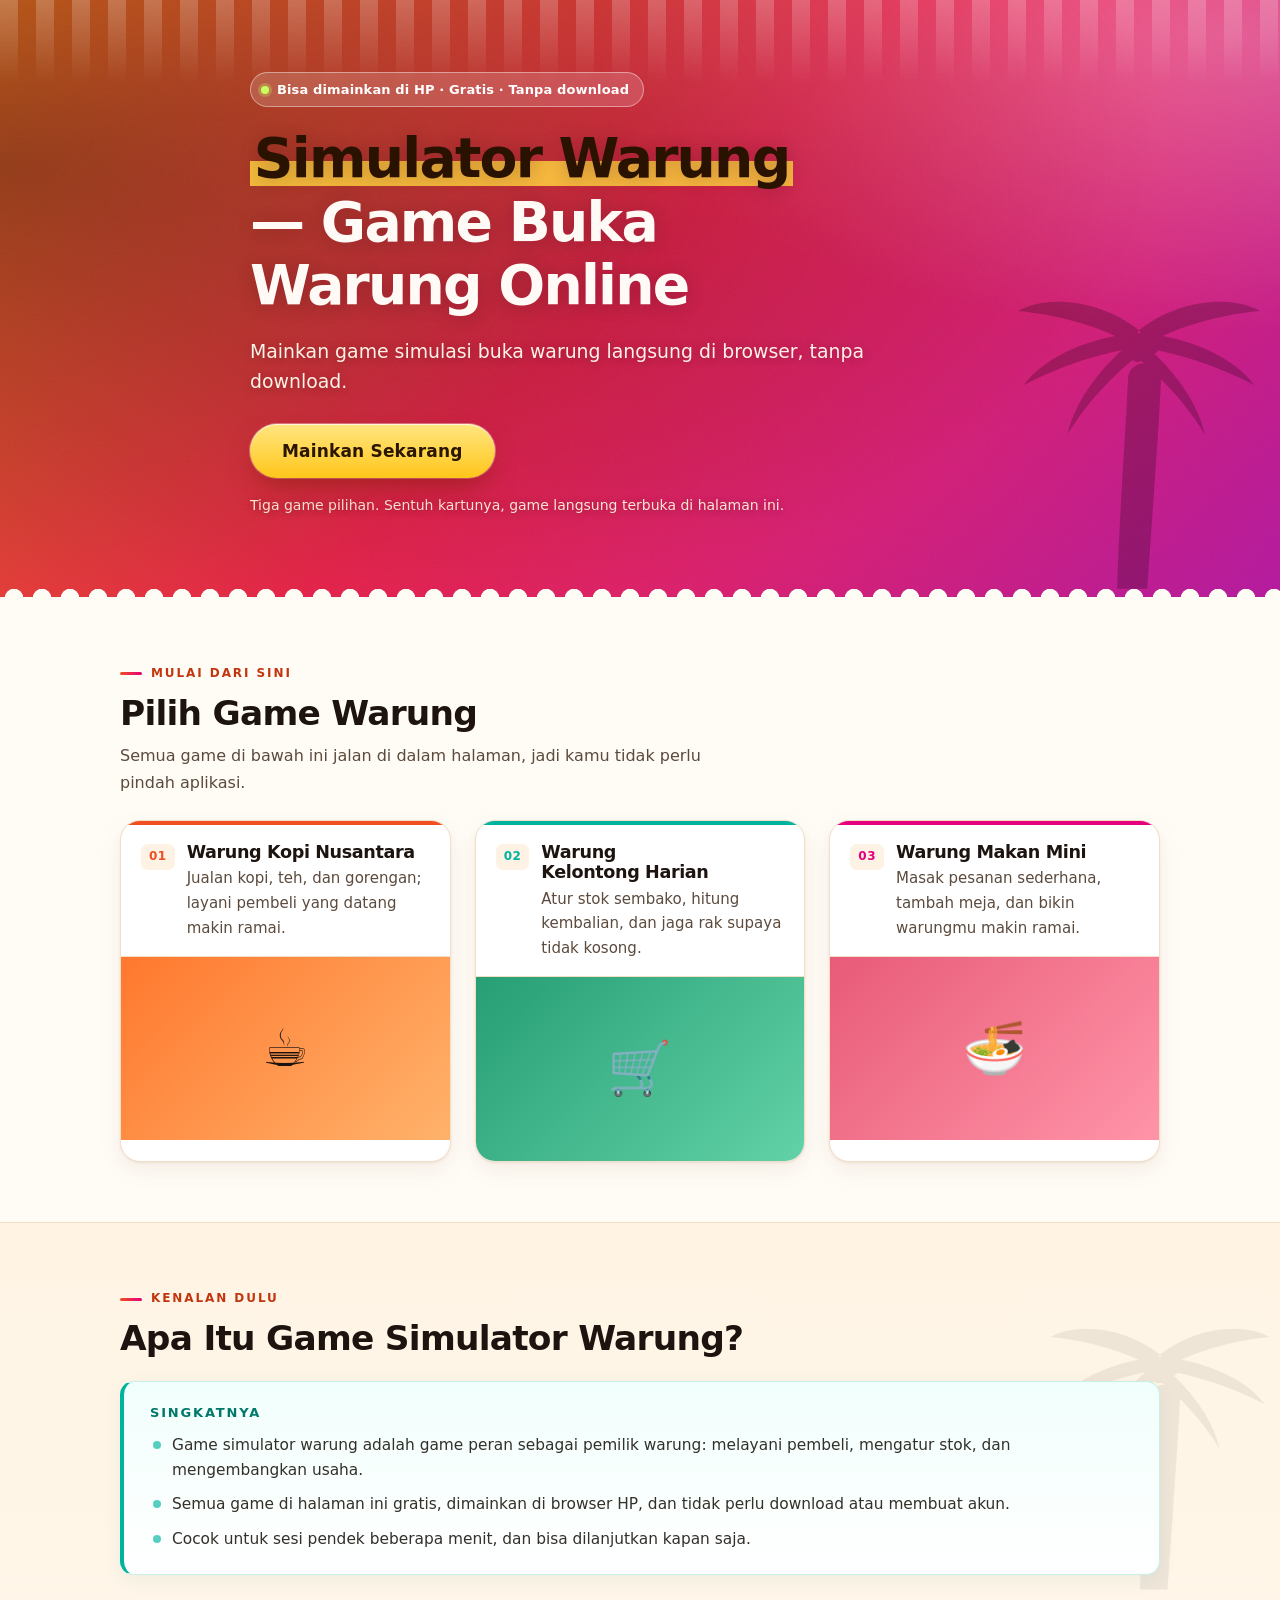
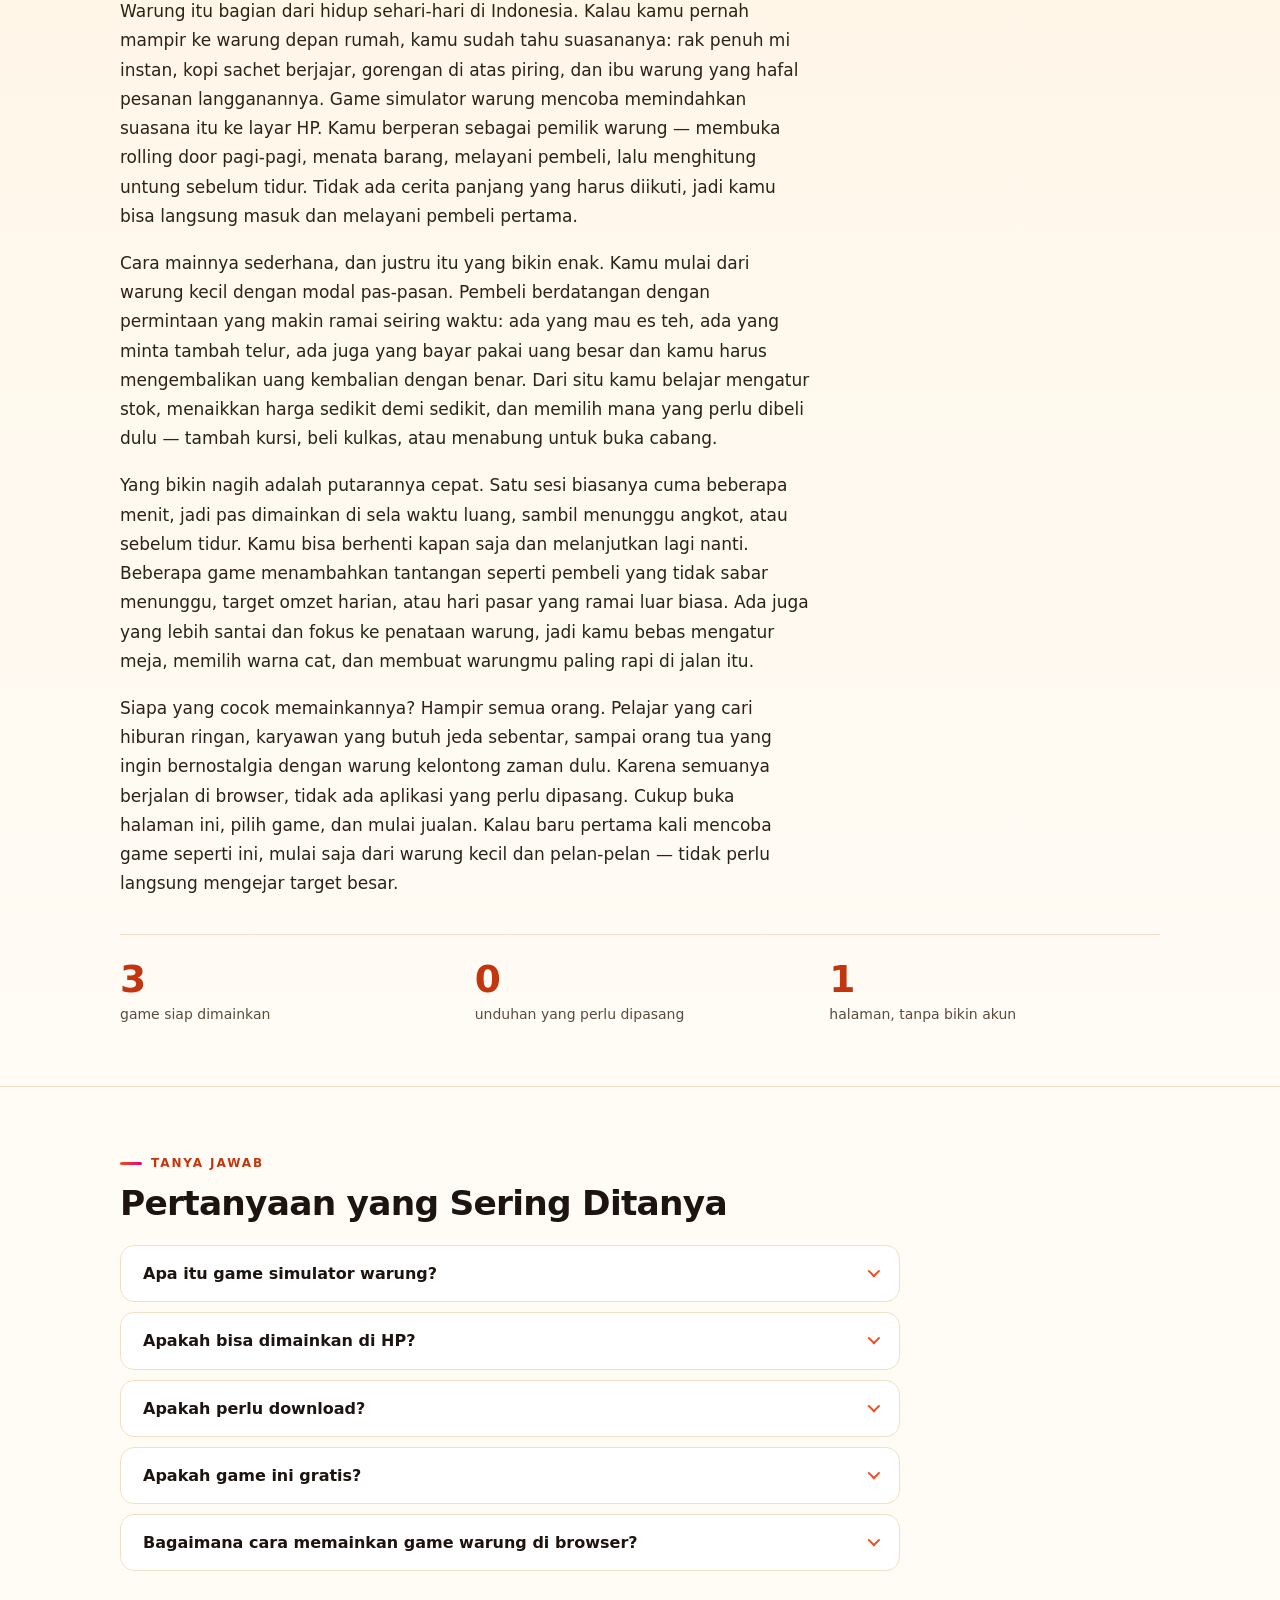
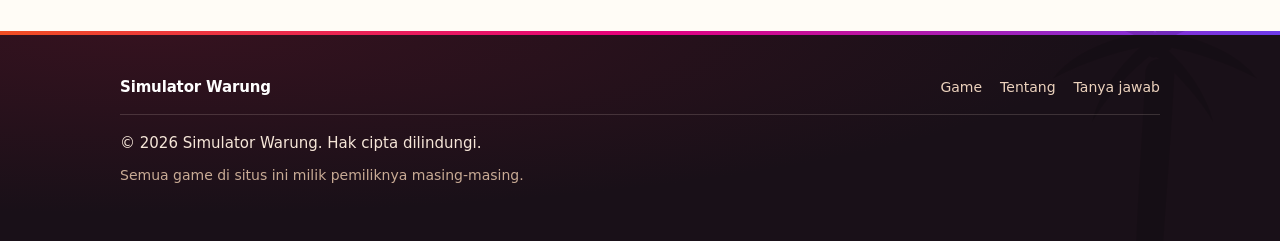
<file: index.html>
<!DOCTYPE html>
<html lang="id">
<head>
<meta charset="utf-8">
<link rel="canonical" href="https://warungsimulator.com/">
<meta name="viewport" content="width=device-width, initial-scale=1">
<title>Simulator Warung - Mainkan Game Buka Warung Online Gratis</title>
<meta name="description" content="Kumpulan warung simulator dan game warung online gratis. Mainkan langsung di browser HP, tanpa download. Pilih game dan mulai jualan.">
<meta name="robots" content="index, follow, max-image-preview:large">
<meta name="theme-color" content="#f04e23">

<!-- ▼ GANTI: domain — 把下面所有 warungsimulator.com 换成你的真实域名（含本文件 canonical / og / JSON-LD） -->
<meta property="og:type" content="website">
<meta property="og:site_name" content="Simulator Warung">
<meta property="og:locale" content="id_ID">
<meta property="og:title" content="Simulator Warung - Mainkan Game Buka Warung Online Gratis">
<meta property="og:description" content="Kumpulan warung simulator dan game warung online gratis. Mainkan langsung di browser HP, tanpa download.">
<meta property="og:url" content="https://warungsimulator.com/">
<meta property="og:image" content="https://warungsimulator.com/og-image.png">
<meta property="og:image:width" content="1200">
<meta property="og:image:height" content="630">
<meta property="og:image:alt" content="Ilustrasi warung kecil dengan tulisan Simulator Warung">
<meta name="twitter:card" content="summary_large_image">
<meta name="twitter:title" content="Simulator Warung - Mainkan Game Buka Warung Online Gratis">
<meta name="twitter:description" content="Kumpulan warung simulator dan game warung online gratis. Mainkan langsung di browser HP, tanpa download.">
<meta name="twitter:image" content="https://warungsimulator.com/og-image.png">

<link rel="icon" href="data:image/svg+xml,%3Csvg xmlns='http://www.w3.org/2000/svg' viewBox='0 0 32 32'%3E%3Crect width='32' height='32' rx='8' fill='%23b93211'/%3E%3Cpath d='M8 13h16l-2 11H10L8 13Z' fill='%23fff6ec'/%3E%3Cpath d='M6 13h20' stroke='%23fff6ec' stroke-width='2.5' stroke-linecap='round'/%3E%3C/svg%3E">
<link rel="stylesheet" href="style.css">

<script type="application/ld+json">
{
  "@context": "https://schema.org",
  "@graph": [
    {
      "@type": "WebSite",
      "@id": "https://warungsimulator.com/#website",
      "url": "https://warungsimulator.com/",
      "name": "Simulator Warung",
      "inLanguage": "id",
      "description": "Kumpulan game simulasi buka warung yang bisa dimainkan langsung di browser HP, gratis dan tanpa download."
    },
    {
      "@type": "WebPage",
      "@id": "https://warungsimulator.com/#halaman",
      "url": "https://warungsimulator.com/",
      "name": "Simulator Warung - Mainkan Game Buka Warung Online Gratis",
      "inLanguage": "id",
      "isPartOf": { "@id": "https://warungsimulator.com/#website" },
      "datePublished": "2026-11-15",
      "dateModified": "2026-11-15",
      "about": {
        "@type": "Thing",
        "name": "Game simulasi warung"
      },
      "publisher": {
        "@type": "Organization",
        "name": "Simulator Warung",
        "url": "https://warungsimulator.com/"
      }
    },
    {
      "@type": "ItemList",
      "@id": "https://warungsimulator.com/#daftar-game",
      "name": "Pilih Game Warung",
      "itemListOrder": "https://schema.org/ItemListOrderAscending",
      "numberOfItems": 3,
      "itemListElement": [
        {
          "@type": "ListItem",
          "position": 1,
          "item": {
            "@type": "VideoGame",
            "name": "Warung Kopi Nusantara",
            "description": "Jualan kopi, teh, dan gorengan; layani pembeli yang datang makin ramai.",
            "inLanguage": "id",
            "applicationCategory": "Game",
            "operatingSystem": "Browser"
          }
        },
        {
          "@type": "ListItem",
          "position": 2,
          "item": {
            "@type": "VideoGame",
            "name": "Warung Kelontong Harian",
            "description": "Atur stok sembako, hitung kembalian, dan jaga rak supaya tidak kosong.",
            "inLanguage": "id",
            "applicationCategory": "Game",
            "operatingSystem": "Browser"
          }
        },
        {
          "@type": "ListItem",
          "position": 3,
          "item": {
            "@type": "VideoGame",
            "name": "Warung Makan Mini",
            "description": "Masak pesanan sederhana, tambah meja, dan bikin warungmu makin ramai.",
            "inLanguage": "id",
            "applicationCategory": "Game",
            "operatingSystem": "Browser"
          }
        }
      ]
    },
    {
      "@type": "FAQPage",
      "@id": "https://warungsimulator.com/#faq",
      "inLanguage": "id",
      "mainEntity": [
        {
          "@type": "Question",
          "name": "Apa itu game simulator warung?",
          "acceptedAnswer": {
            "@type": "Answer",
            "text": "Game simulator warung adalah game di mana kamu berperan sebagai pemilik warung. Tugasnya melayani pembeli, mengatur stok barang, dan mengembangkan usaha dari warung kecil sampai jadi besar. Semuanya dilakukan lewat layar, tanpa perlu pengalaman jualan sebelumnya."
          }
        },
        {
          "@type": "Question",
          "name": "Apakah bisa dimainkan di HP?",
          "acceptedAnswer": {
            "@type": "Answer",
            "text": "Bisa. Semua game di halaman ini dibuat untuk layar sentuh dan tampil rapi di ukuran layar HP biasa. Kalau ingin tampilan lebih lega, putar HP ke posisi mendatar, tapi posisi tegak juga tetap jalan."
          }
        },
        {
          "@type": "Question",
          "name": "Apakah perlu download?",
          "acceptedAnswer": {
            "@type": "Answer",
            "text": "Tidak perlu. Game langsung terbuka di browser begitu kamu membuka halaman ini. Jadi tidak ada file yang harus dipasang dan tidak memakan ruang penyimpanan HP."
          }
        },
        {
          "@type": "Question",
          "name": "Apakah game ini gratis?",
          "acceptedAnswer": {
            "@type": "Answer",
            "text": "Gratis, dan kamu tidak perlu membuat akun untuk mulai main. Sebagian game mungkin menampilkan iklan dari pengembangnya sendiri, tapi itu di luar kendali kami dan tidak menghilangkan fitur permainannya."
          }
        },
        {
          "@type": "Question",
          "name": "Bagaimana cara memainkan game warung di browser?",
          "acceptedAnswer": {
            "@type": "Answer",
            "text": "Pilih salah satu kartu game di bagian atas, lalu tunggu beberapa detik sampai gambarnya muncul. Setelah itu sentuh layar untuk melayani pembeli atau memilih menu. Kalau terasa lambat, tutup tab lain atau pindah ke jaringan yang lebih stabil."
          }
        }
      ]
    }
  ]
}
</script>
</head>

<body>
<svg class="deco-defs" aria-hidden="true" focusable="false" width="0" height="0">
  <symbol id="palm" viewBox="0 0 240 280">
    <path d="M104 274c2-58 6-110 8-152 0-7 5-12 12-12s12 5 12 12c-2 42-6 94-10 152z"/>
    <path d="M120 86c28-22 66-26 88-14-24 2-58 10-82 24z"/>
    <path d="M120 88c32 2 68 16 84 38-26-14-58-24-84-28z"/>
    <path d="M118 92c24 18 44 44 50 70-14-24-36-46-52-58z"/>
    <path d="M118 92c-24 18-44 44-50 70 14-24 36-46 52-58z"/>
    <path d="M120 88c-32 2-68 16-84 38 26-14 58-24 84-28z"/>
    <path d="M120 86c-28-22-66-26-88-14 24 2 58 10 82 24z"/>
    <circle cx="110" cy="93" r="8"/>
    <circle cx="128" cy="97" r="7"/>
    <circle cx="119" cy="103" r="6"/>
  </symbol>
</svg>

<a class="skip" href="#game">Langsung ke daftar game</a>

<header class="hero">
  <div class="hero__glow" aria-hidden="true"></div>
  <svg class="deco deco--hero" aria-hidden="true" focusable="false" viewBox="0 0 240 280">
    <use href="#palm"></use>
  </svg>
  <div class="wrap hero__inner">
    <p class="hero__badge"><span class="hero__dot" aria-hidden="true"></span>Bisa dimainkan di HP · Gratis · Tanpa download</p>
    <h1 class="hero__title"><span class="hero__mark">Simulator Warung</span> — Game Buka Warung Online</h1>
    <p class="hero__sub">Mainkan game simulasi buka warung langsung di browser, tanpa download.</p>
    <p class="hero__cta">
      <a class="btn" href="#game">Mainkan Sekarang</a>
    </p>
    <p class="hero__note">Tiga game pilihan. Sentuh kartunya, game langsung terbuka di halaman ini.</p>
  </div>
  <div class="hero__awning" aria-hidden="true"></div>
</header>

<main>
  <section class="section" id="game" aria-labelledby="judul-game">
    <div class="wrap">
      <p class="kicker">Mulai dari sini</p>
      <h2 id="judul-game" class="section__title">Pilih Game Warung</h2>
      <p class="section__lead">Semua game di bawah ini jalan di dalam halaman, jadi kamu tidak perlu pindah aplikasi.</p>        
       <ul class="game-grid">
        <li class="card card--kopi" onclick="openGame()" style="cursor: pointer;">
          <!-- ▼ GANTI: nama + satu kalimat penjelasan game 1 -->
          <div class="card__head">
            <span class="card__no" aria-hidden="true">01</span>
            <div class="card__text">
              <h3 class="card__name">Warung Kopi Nusantara</h3>
              <p class="card__desc">Jualan kopi, teh, dan gorengan; layani pembeli yang datang makin ramai.</p>
            </div>
          </div>
          <div class="frame" style="background:linear-gradient(135deg,#ff782e,#ffb26b);display:flex;align-items:center;justify-content:center;font-size:52px;">
            ☕
          </div>
        </li>

        <li class="card card--kelontong" onclick="openGame()" style="cursor: pointer;">
          <!-- ▼ GANTI: nama + satu kalimat penjelasan game 2 -->
          <div class="card__head">
            <span class="card__no" aria-hidden="true">02</span>
            <div class="card__text">
              <h3 class="card__name">Warung Kelontong Harian</h3>
              <p class="card__desc">Atur stok sembako, hitung kembalian, dan jaga rak supaya tidak kosong.</p>
            </div>
          </div>
          <div class="frame" style="background:linear-gradient(135deg,#279e74,#62d2a8);display:flex;align-items:center;justify-content:center;font-size:52px;">
            🛒
          </div>
        </li>

        <li class="card card--makan" onclick="openGame()" style="cursor: pointer;">
          <!-- ▼ GANTI: nama + satu kalimat penjelasan game 3 -->
          <div class="card__head">
            <span class="card__no" aria-hidden="true">03</span>
            <div class="card__text">
              <h3 class="card__name">Warung Makan Mini</h3>
              <p class="card__desc">Masak pesanan sederhana, tambah meja, dan bikin warungmu makin ramai.</p>
            </div>
          </div>
          <div class="frame" style="background:linear-gradient(135deg,#e85b78,#ff94a8);display:flex;align-items:center;justify-content:center;font-size:52px;">
            🍜
          </div>
        </li>
      </ul>
    </div>
  </section>

  <section class="section section--alt" id="tentang" aria-labelledby="judul-tentang">
    <svg class="deco deco--about" aria-hidden="true" focusable="false" viewBox="0 0 240 280">
      <use href="#palm"></use>
    </svg>
    <div class="wrap">
      <p class="kicker">Kenalan dulu</p>
      <h2 id="judul-tentang" class="section__title">Apa Itu Game Simulator Warung?</h2>

      <aside class="summary" aria-labelledby="judul-ringkasan">
        <h3 id="judul-ringkasan" class="summary__title">Singkatnya</h3>
        <ul class="summary__list">
          <li>Game simulator warung adalah game peran sebagai pemilik warung: melayani pembeli, mengatur stok, dan mengembangkan usaha.</li>
          <li>Semua game di halaman ini gratis, dimainkan di browser HP, dan tidak perlu download atau membuat akun.</li>
          <li>Cocok untuk sesi pendek beberapa menit, dan bisa dilanjutkan kapan saja.</li>
        </ul>
      </aside>

      <div class="prose">
        <p>Warung itu bagian dari hidup sehari-hari di Indonesia. Kalau kamu pernah mampir ke warung depan rumah, kamu sudah tahu suasananya: rak penuh mi instan, kopi sachet berjajar, gorengan di atas piring, dan ibu warung yang hafal pesanan langganannya. Game simulator warung mencoba memindahkan suasana itu ke layar HP. Kamu berperan sebagai pemilik warung — membuka rolling door pagi-pagi, menata barang, melayani pembeli, lalu menghitung untung sebelum tidur. Tidak ada cerita panjang yang harus diikuti, jadi kamu bisa langsung masuk dan melayani pembeli pertama.</p>

        <p>Cara mainnya sederhana, dan justru itu yang bikin enak. Kamu mulai dari warung kecil dengan modal pas-pasan. Pembeli berdatangan dengan permintaan yang makin ramai seiring waktu: ada yang mau es teh, ada yang minta tambah telur, ada juga yang bayar pakai uang besar dan kamu harus mengembalikan uang kembalian dengan benar. Dari situ kamu belajar mengatur stok, menaikkan harga sedikit demi sedikit, dan memilih mana yang perlu dibeli dulu — tambah kursi, beli kulkas, atau menabung untuk buka cabang.</p>

        <p>Yang bikin nagih adalah putarannya cepat. Satu sesi biasanya cuma beberapa menit, jadi pas dimainkan di sela waktu luang, sambil menunggu angkot, atau sebelum tidur. Kamu bisa berhenti kapan saja dan melanjutkan lagi nanti. Beberapa game menambahkan tantangan seperti pembeli yang tidak sabar menunggu, target omzet harian, atau hari pasar yang ramai luar biasa. Ada juga yang lebih santai dan fokus ke penataan warung, jadi kamu bebas mengatur meja, memilih warna cat, dan membuat warungmu paling rapi di jalan itu.</p>

        <p>Siapa yang cocok memainkannya? Hampir semua orang. Pelajar yang cari hiburan ringan, karyawan yang butuh jeda sebentar, sampai orang tua yang ingin bernostalgia dengan warung kelontong zaman dulu. Karena semuanya berjalan di browser, tidak ada aplikasi yang perlu dipasang. Cukup buka halaman ini, pilih game, dan mulai jualan. Kalau baru pertama kali mencoba game seperti ini, mulai saja dari warung kecil dan pelan-pelan — tidak perlu langsung mengejar target besar.</p>
      </div>

      <ul class="stats" aria-label="Ringkasan isi situs">
        <li class="stat">
          <span class="stat__num">3</span>
          <span class="stat__label">game siap dimainkan</span>
        </li>
        <li class="stat">
          <span class="stat__num">0</span>
          <span class="stat__label">unduhan yang perlu dipasang</span>
        </li>
        <li class="stat">
          <span class="stat__num">1</span>
          <span class="stat__label">halaman, tanpa bikin akun</span>
        </li>
      </ul>
    </div>
  </section>

  <section class="section" id="faq" aria-labelledby="judul-faq">
    <div class="wrap">
      <p class="kicker">Tanya jawab</p>
      <h2 id="judul-faq" class="section__title">Pertanyaan yang Sering Ditanya</h2>

      <div class="faq">
        <details class="faq__item">
          <summary class="faq__q">Apa itu game simulator warung?</summary>
          <div class="faq__a">
            <p>Game simulator warung adalah game di mana kamu berperan sebagai pemilik warung. Tugasnya melayani pembeli, mengatur stok barang, dan mengembangkan usaha dari warung kecil sampai jadi besar. Semuanya dilakukan lewat layar, tanpa perlu pengalaman jualan sebelumnya.</p>
          </div>
        </details>

        <details class="faq__item">
          <summary class="faq__q">Apakah bisa dimainkan di HP?</summary>
          <div class="faq__a">
            <p>Bisa. Semua game di halaman ini dibuat untuk layar sentuh dan tampil rapi di ukuran layar HP biasa. Kalau ingin tampilan lebih lega, putar HP ke posisi mendatar, tapi posisi tegak juga tetap jalan.</p>
          </div>
        </details>

        <details class="faq__item">
          <summary class="faq__q">Apakah perlu download?</summary>
          <div class="faq__a">
            <p>Tidak perlu. Game langsung terbuka di browser begitu kamu membuka halaman ini. Jadi tidak ada file yang harus dipasang dan tidak memakan ruang penyimpanan HP.</p>
          </div>
        </details>

        <details class="faq__item">
          <summary class="faq__q">Apakah game ini gratis?</summary>
          <div class="faq__a">
            <p>Gratis, dan kamu tidak perlu membuat akun untuk mulai main. Sebagian game mungkin menampilkan iklan dari pengembangnya sendiri, tapi itu di luar kendali kami dan tidak menghilangkan fitur permainannya.</p>
          </div>
        </details>

        <details class="faq__item">
          <summary class="faq__q">Bagaimana cara memainkan game warung di browser?</summary>
          <div class="faq__a">
            <p>Pilih salah satu kartu game di bagian atas, lalu tunggu beberapa detik sampai gambarnya muncul. Setelah itu sentuh layar untuk melayani pembeli atau memilih menu. Kalau terasa lambat, tutup tab lain atau pindah ke jaringan yang lebih stabil.</p>
          </div>
        </details>
      </div>
    </div>
  </section>
</main>


<!--游戏弹窗框架-->
<div id="gameModal" style="display:none;position:fixed;inset:0;background:rgba(0,0,0,0.85);z-index:9999;overflow:auto;">
  <div style="width:92%;max-width:760px;margin:40px auto;background:#ffffff;padding:12px;border-radius:8px;position:relative;">
    <button onclick="closeGame()" style="position:absolute;right:12px;top:8px;border:none;background:#eee;padding:4px 8px;border-radius:4px;cursor:pointer;">× 关闭</button>
    <iframe id="gameIframe" src="" width="100%" height="620" frameborder="0" allowfullscreen></iframe>
  </div>
</div>

<script>
const gameUrl = "";
function openGame() {
  if (!gameUrl) {
    alert("Game sedang disiapkan, akan dibuka setelah persetujuan platform!");
    return;
  }
  document.getElementById('gameIframe').src = gameUrl;
  document.getElementById('gameModal').style.display = 'block';
  document.body.style.overflow="hidden";
}
function closeGame() {
  document.getElementById('gameModal').style.display = 'none';
  document.getElementById('gameIframe').src = '';
  document.body.style.overflow="auto";
}
</script>

<footer class="site-foot">
  <svg class="deco deco--foot" aria-hidden="true" focusable="false" viewBox="0 0 240 280">
    <use href="#palm"></use>
  </svg>
  <div class="wrap">
    <div class="site-foot__top">
      <p class="site-foot__brand">Simulator Warung</p>
      <ul class="site-foot__nav">
        <li><a href="#game">Game</a></li>
        <li><a href="#tentang">Tentang</a></li>
        <li><a href="#faq">Tanya jawab</a></li>
      </ul>
    </div>
    <p class="site-foot__copy">© <span id="tahun">2026</span> Simulator Warung. Hak cipta dilindungi.</p>
    <p class="site-foot__note">Semua game di situs ini milik pemiliknya masing-masing.</p>
  </div>
</footer>

<script>
  document.getElementById('tahun').textContent = new Date().getFullYear();
</script>
</body>
</html>
</file>
<file: style.css>
/* ============================================================
   Simulator Warung — style.css  (versi cerah)
   Mobile-first. Tanpa font eksternal, tanpa gambar, tanpa CDN.
   Titik henti: 768px (utama) dan 1024px (tiga kartu sejajar).
   ============================================================ */

:root {
  --bg: #fffcf6;
  --bg-alt: #fff4e4;
  --surface: #ffffff;
  --ink: #1d1410;
  --ink-soft: #5b4a3d;
  --brand: #f04e23;
  --brand-ink: #c2360f;
  --brand-2: #ff8a00;
  --pink: #e5007d;
  --violet: #6d3bea;
  --teal: #00b39f;
  --sun: #ffcf3f;
  --line: #f3dfc6;
  --night: #191018;
  --shadow-sm: 0 1px 2px rgba(120, 50, 10, .08), 0 8px 22px rgba(120, 50, 10, .08);
  --shadow-lg: 0 4px 10px rgba(120, 50, 10, .1), 0 22px 44px rgba(120, 50, 10, .16);
  --radius: 20px;
  --wrap: 1080px;
  --ease: cubic-bezier(.32, .72, .28, 1);
}

*,
*::before,
*::after { box-sizing: border-box; }

html {
  -webkit-text-size-adjust: 100%;
  scroll-behavior: smooth;
}

body {
  margin: 0;
  background: var(--bg);
  color: var(--ink);
  font-family: system-ui, -apple-system, "Segoe UI", Roboto, "Helvetica Neue", Arial, sans-serif;
  font-size: 1rem;
  line-height: 1.65;
  overflow-x: hidden;
  -webkit-font-smoothing: antialiased;
}

img, iframe, svg { max-width: 100%; }

h1, h2, h3 {
  margin: 0;
  line-height: 1.15;
  letter-spacing: -.022em;
  text-wrap: balance;
}

p { margin: 0; }

a { color: var(--brand-ink); }

::selection {
  background: #ffe28a;
  color: #2b1600;
}

:focus-visible {
  outline: 3px solid #0b7a6a;
  outline-offset: 3px;
  border-radius: 8px;
}

.wrap {
  width: 100%;
  max-width: var(--wrap);
  margin-inline: auto;
  padding-inline: 20px;
}

/* Lompat ke konten — hanya tampil saat fokus papan tombol */
.skip {
  position: absolute;
  left: 12px;
  top: -70px;
  z-index: 20;
  background: #fff;
  color: var(--ink);
  padding: 10px 16px;
  border-radius: 10px;
  font-weight: 700;
  text-decoration: none;
  transition: top .16s var(--ease);
}
.skip:focus { top: 12px; }

/* ================= Header ================= */

.hero {
  position: relative;
  isolation: isolate;
  overflow: hidden;
  padding-block: 46px 54px;
  color: #fffaf5;
  background:
    radial-gradient(130% 125% at 0% 28%, rgba(24, 4, 12, .46) 0%, rgba(24, 4, 12, .2) 42%, transparent 70%),
    radial-gradient(90% 90% at 96% 6%, rgba(255, 255, 255, .28) 0%, transparent 55%),
    linear-gradient(135deg, #ff7a18 0%, #f4224c 48%, #b3179e 100%);
}

/* Garis-garis tenda di bagian atas */
.hero::before {
  content: "";
  position: absolute;
  inset: 0 0 auto 0;
  height: 84px;
  z-index: -1;
  background: repeating-linear-gradient(90deg,
      rgba(255, 255, 255, .22) 0 18px,
      rgba(255, 255, 255, 0) 18px 36px);
  -webkit-mask-image: linear-gradient(180deg, #000 0%, transparent 100%);
  mask-image: linear-gradient(180deg, #000 0%, transparent 100%);
}

.hero__glow {
  position: absolute;
  inset: 0;
  z-index: -1;
  opacity: .06;
  pointer-events: none;
  background-image: url("data:image/svg+xml,%3Csvg xmlns='http://www.w3.org/2000/svg' width='140' height='140'%3E%3Cfilter id='n'%3E%3CfeTurbulence type='fractalNoise' baseFrequency='0.85' numOctaves='3'/%3E%3C/filter%3E%3Crect width='140' height='140' filter='url(%23n)'/%3E%3C/svg%3E");
}

.hero__inner {
  position: relative;
  z-index: 1;
  max-width: 760px;
}

.hero__badge {
  display: inline-flex;
  align-items: center;
  gap: 8px;
  margin-bottom: 20px;
  padding: 6px 14px 6px 10px;
  border: 1px solid rgba(255, 255, 255, .42);
  border-radius: 999px;
  background: rgba(255, 255, 255, .16);
  -webkit-backdrop-filter: blur(4px);
  backdrop-filter: blur(4px);
  font-size: .8125rem;
  font-weight: 700;
  letter-spacing: .01em;
  color: #fff;
}

.hero__dot {
  width: 8px;
  height: 8px;
  border-radius: 50%;
  background: #c9ff5e;
  box-shadow: 0 0 0 3px rgba(201, 255, 94, .25);
}

.hero__title {
  font-size: clamp(2rem, 8.4vw, 3.45rem);
  font-weight: 800;
  letter-spacing: -.032em;
  text-shadow: 0 2px 18px rgba(40, 6, 20, .22);
}

/* Stabilo kuning di belakang dua kata pertama */
.hero__mark {
  background-image: linear-gradient(180deg,
      transparent 54%,
      rgba(255, 207, 63, .85) 54%,
      rgba(255, 207, 63, .85) 94%,
      transparent 94%);
  background-repeat: no-repeat;
  padding-inline: .07em;
  color: #2a1200;
  -webkit-box-decoration-break: clone;
  box-decoration-break: clone;
}

.hero__sub {
  margin-top: 18px;
  max-width: 34em;
  font-size: clamp(1rem, 3.9vw, 1.18rem);
  line-height: 1.6;
  color: #fff2e6;
  text-shadow: 0 1px 10px rgba(40, 6, 20, .25);
}

.hero__cta { margin-top: 28px; }

.btn {
  position: relative;
  display: inline-flex;
  align-items: center;
  justify-content: center;
  min-height: 54px;
  padding: 0 32px;
  border-radius: 999px;
  background: linear-gradient(180deg, #ffe680 0%, #ffc61a 100%);
  color: #2b1600;
  font-size: 1.0625rem;
  font-weight: 800;
  letter-spacing: .01em;
  text-decoration: none;
  box-shadow:
    inset 0 1px 0 rgba(255, 255, 255, .7),
    0 14px 28px -8px rgba(120, 30, 0, .55),
    0 0 0 1px rgba(255, 255, 255, .35);
  transition: transform .14s var(--ease), box-shadow .14s var(--ease), filter .14s var(--ease);
}

.btn:hover {
  filter: brightness(1.05);
  transform: translateY(-2px);
  box-shadow:
    inset 0 1px 0 rgba(255, 255, 255, .8),
    0 20px 34px -10px rgba(120, 30, 0, .6),
    0 0 0 1px rgba(255, 255, 255, .4);
}

.btn:active {
  transform: translateY(0);
  box-shadow: inset 0 3px 8px rgba(120, 60, 0, .3);
}

.hero__note {
  margin-top: 16px;
  font-size: .875rem;
  color: #ffe6d3;
  text-shadow: 0 1px 8px rgba(40, 6, 20, .3);
}

/* Tepi bergerigi seperti tenda warung */
.hero__awning {
  position: absolute;
  left: 0;
  right: 0;
  bottom: -1px;
  height: 12px;
  background:
    radial-gradient(circle at 50% 100%, var(--bg) 0 9px, transparent 9.4px) 0 0 / 24px 12px repeat-x;
}

/* ================= Dekorasi pohon kelapa ================= */

.deco-defs {
  position: absolute;
  width: 0;
  height: 0;
  overflow: hidden;
}

.deco {
  position: absolute;
  z-index: 0;
  pointer-events: none;
  -webkit-user-select: none;
  user-select: none;
  color: #fff;
}

/* Di atas gradasi hangat header */
.deco--hero {
  right: -56px;
  bottom: 4px;
  width: 228px;
  height: auto;
  opacity: .2;
  transform-origin: bottom right;
}

/* Samar di sudut bagian perkenalan */
.deco--about {
  right: -48px;
  top: 8px;
  width: 186px;
  height: auto;
  opacity: .07;
  color: #00897a;
}

/* Sudut gelap footer */
.deco--foot {
  right: -44px;
  bottom: -16px;
  width: 206px;
  height: auto;
  opacity: .13;
  color: var(--sun);
}

.section--alt .wrap,
.site-foot .wrap {
  position: relative;
  z-index: 1;
}

/* ================= Section ================= */

.section {
  padding-block: 40px;
  scroll-margin-top: 12px;
}

.section--alt {
  position: relative;
  overflow: hidden;
  background: linear-gradient(180deg, var(--bg-alt) 0%, #fffcf6 100%);
  border-block: 1px solid var(--line);
}

.kicker {
  display: inline-flex;
  align-items: center;
  gap: 9px;
  margin-bottom: 10px;
  font-size: .75rem;
  font-weight: 800;
  letter-spacing: .16em;
  text-transform: uppercase;
  color: var(--brand-ink);
}

.kicker::before {
  content: "";
  width: 22px;
  height: 3px;
  border-radius: 3px;
  background: linear-gradient(90deg, var(--brand), var(--pink));
}

.section__title {
  font-size: clamp(1.5rem, 5.8vw, 2.15rem);
  font-weight: 800;
}

.section__lead {
  margin-top: 10px;
  max-width: 58ch;
  color: var(--ink-soft);
}

/* ================= Kartu game ================= */

.game-grid {
  list-style: none;
  margin: 24px 0 0;
  padding: 0;
  display: grid;
  grid-template-columns: 1fr;
  gap: 20px;
}

.card {
  --accent: var(--brand);
  position: relative;
  background: var(--surface);
  border: 1px solid var(--line);
  border-radius: var(--radius);
  box-shadow: var(--shadow-sm);
  overflow: hidden;
  transition: transform .2s var(--ease), box-shadow .2s var(--ease), border-color .2s var(--ease);
}

.card::before {
  content: "";
  position: absolute;
  inset: 0 0 auto 0;
  height: 4px;
  background: var(--accent);
}

.card--kopi { --accent: var(--brand); }
.card--kelontong { --accent: var(--teal); }
.card--makan { --accent: var(--pink); }

.card__head {
  display: flex;
  align-items: flex-start;
  gap: 12px;
  padding: 19px 18px 14px;
}

.card__no {
  flex: 0 0 auto;
  margin-top: 2px;
  font-size: .75rem;
  font-weight: 800;
  font-variant-numeric: tabular-nums;
  letter-spacing: .04em;
  color: var(--accent);
  padding: 3px 8px;
  border-radius: 7px;
  background: #fdf2e3;
}

.card__text { min-width: 0; }

.card__name {
  font-size: 1.075rem;
  font-weight: 800;
}

.card__desc {
  margin-top: 4px;
  font-size: .9375rem;
  color: var(--ink-soft);
}

/* Bingkai 16:9 — penuh, tidak pernah melebarkan halaman */
.frame {
  position: relative;
  width: 100%;
  aspect-ratio: 16 / 9;
  background: linear-gradient(135deg, #ffe9cf 0%, #ffd9b8 100%);
  border-top: 1px solid var(--line);
}

.frame iframe {
  position: absolute;
  inset: 0;
  display: block;
  width: 100%;
  height: 100%;
  border: 0;
}

@supports not (aspect-ratio: 16 / 9) {
  .frame { height: 0; padding-bottom: 56.25%; }
}

/* Efek angkat hanya di perangkat berpenunjuk */
@media (hover: hover) {
  .card:hover {
    transform: translateY(-5px);
    box-shadow: var(--shadow-lg);
    border-color: #f0c6a4;
  }
}

/* ================= Ringkasan + teks ================= */

.summary {
  position: relative;
  margin-top: 22px;
  padding: 20px 20px 18px;
  border: 1px solid #c8f0e8;
  border-left: 4px solid var(--teal);
  border-radius: 14px;
  background: linear-gradient(180deg, #f1fffc 0%, #ffffff 100%);
  box-shadow: 0 6px 18px rgba(0, 120, 105, .07);
}

.summary__title {
  font-size: .8125rem;
  font-weight: 800;
  letter-spacing: .14em;
  text-transform: uppercase;
  color: #00786a;
}

.summary__list {
  margin: 12px 0 0;
  padding: 0;
  list-style: none;
  display: grid;
  gap: 9px;
}

.summary__list li {
  position: relative;
  padding-left: 22px;
  font-size: .9625rem;
  color: #33302a;
}

.summary__list li::before {
  content: "";
  position: absolute;
  left: 3px;
  top: .52em;
  width: 8px;
  height: 8px;
  border-radius: 50%;
  background: var(--teal);
  opacity: .65;
}

.prose {
  margin-top: 22px;
  max-width: 68ch;
}

.prose p {
  margin-bottom: 1.05em;
  font-size: 1.0125rem;
  line-height: 1.72;
  color: #2d2118;
  text-wrap: pretty;
}

.prose p:last-child { margin-bottom: 0; }

/* ================= Angka ringkas ================= */

.stats {
  list-style: none;
  margin: 30px 0 0;
  padding: 22px 0 0;
  border-top: 1px solid var(--line);
  display: grid;
  gap: 18px;
}

.stat {
  display: flex;
  align-items: baseline;
  gap: 10px;
}

.stat__num {
  font-size: 1.95rem;
  font-weight: 800;
  line-height: 1;
  letter-spacing: -.04em;
  color: var(--brand-ink);
  font-variant-numeric: tabular-nums;
}

.stat__label {
  font-size: .875rem;
  color: var(--ink-soft);
}

/* ================= FAQ ================= */

.faq {
  margin-top: 22px;
  display: grid;
  gap: 10px;
  max-width: 780px;
}

.faq__item {
  background: var(--surface);
  border: 1px solid var(--line);
  border-radius: 14px;
  padding: 0 18px;
  transition: border-color .16s var(--ease), box-shadow .16s var(--ease), background-color .16s var(--ease);
}

.faq__item[open] {
  border-color: #ffc7a6;
  box-shadow: var(--shadow-sm);
  background: linear-gradient(180deg, #fffdf7 0%, #fff 100%);
}

.faq__q {
  display: flex;
  align-items: flex-start;
  justify-content: space-between;
  gap: 14px;
  padding-block: 16px;
  font-weight: 700;
  font-size: 1rem;
  line-height: 1.45;
  cursor: pointer;
  list-style: none;
}

.faq__q::-webkit-details-marker { display: none; }

.faq__q::after {
  content: "";
  flex: 0 0 auto;
  width: 9px;
  height: 9px;
  margin-top: 6px;
  border-right: 2.6px solid var(--brand);
  border-bottom: 2.6px solid var(--brand);
  transform: rotate(45deg) translateY(-2px);
  transition: transform .2s var(--ease);
}

.faq__item[open] .faq__q::after {
  transform: rotate(-135deg) translateY(-2px);
}

.faq__q:hover { color: var(--brand-ink); }

.faq__a {
  padding-bottom: 18px;
  color: var(--ink-soft);
  font-size: .9625rem;
}

/* ================= Footer ================= */

.site-foot {
  position: relative;
  overflow: hidden;
  padding-block: 36px 44px;
  color: #f6e6d8;
  font-size: .9375rem;
  background:
    radial-gradient(120% 140% at 12% 0%, #35121f 0%, transparent 62%),
    var(--night);
}

.site-foot::before {
  content: "";
  position: absolute;
  inset: 0 0 auto 0;
  height: 4px;
  background: linear-gradient(90deg, var(--brand) 0%, var(--pink) 50%, var(--violet) 100%);
}

.site-foot__top {
  display: flex;
  flex-wrap: wrap;
  align-items: center;
  justify-content: space-between;
  gap: 12px;
  padding-bottom: 14px;
  border-bottom: 1px solid rgba(246, 230, 216, .16);
}

.site-foot__brand {
  font-weight: 800;
  letter-spacing: -.01em;
  color: #fff;
}

.site-foot__nav {
  list-style: none;
  display: flex;
  flex-wrap: wrap;
  gap: 18px;
  margin: 0;
  padding: 0;
  font-size: .875rem;
}

.site-foot__nav a {
  color: #ecd2bd;
  text-decoration: none;
  border-bottom: 1px solid transparent;
  padding-bottom: 1px;
  transition: color .14s var(--ease), border-color .14s var(--ease);
}

.site-foot__nav a:hover {
  color: #fff;
  border-color: var(--sun);
}

.site-foot__copy { margin-top: 16px; }

.site-foot__note {
  margin-top: 8px;
  color: #c9ab95;
  font-size: .875rem;
}

/* ================= 768px ke atas ================= */

@media (min-width: 768px) {
  .hero { padding-block: 72px 80px; }
  .deco--hero { right: -24px; bottom: 0; width: 330px; opacity: .22; }
  .deco--about { right: -30px; top: 24px; width: 300px; opacity: .06; }
  .deco--foot { right: -20px; bottom: -24px; width: 290px; opacity: .12; }
  .hero__awning { height: 16px; background-size: 28px 16px; }
  .section { padding-block: 60px; }
  .game-grid {
    grid-template-columns: repeat(2, 1fr);
    gap: 24px;
  }
  .card__head { padding: 21px 20px 15px; }
  .summary { padding: 24px 26px 22px; }
  .prose p { font-size: 1.0625rem; }
  .stats {
    grid-template-columns: repeat(3, 1fr);
    gap: 24px;
    margin-top: 36px;
    padding-top: 26px;
  }
  .stat { flex-direction: column; align-items: flex-start; gap: 4px; }
  .stat__num { font-size: 2.35rem; }
  .faq__item { padding: 0 22px; }
  .site-foot { padding-block: 44px 54px; }
}

@media (min-width: 1024px) {
  .hero__inner { max-width: 820px; }
  .game-grid { grid-template-columns: repeat(3, 1fr); }
  .card__name { font-size: 1.1rem; }
}

@media (prefers-reduced-motion: reduce) {
  html { scroll-behavior: auto; }
  *, *::before, *::after {
    animation-duration: .01ms !important;
    transition-duration: .01ms !important;
  }
}
</file>
